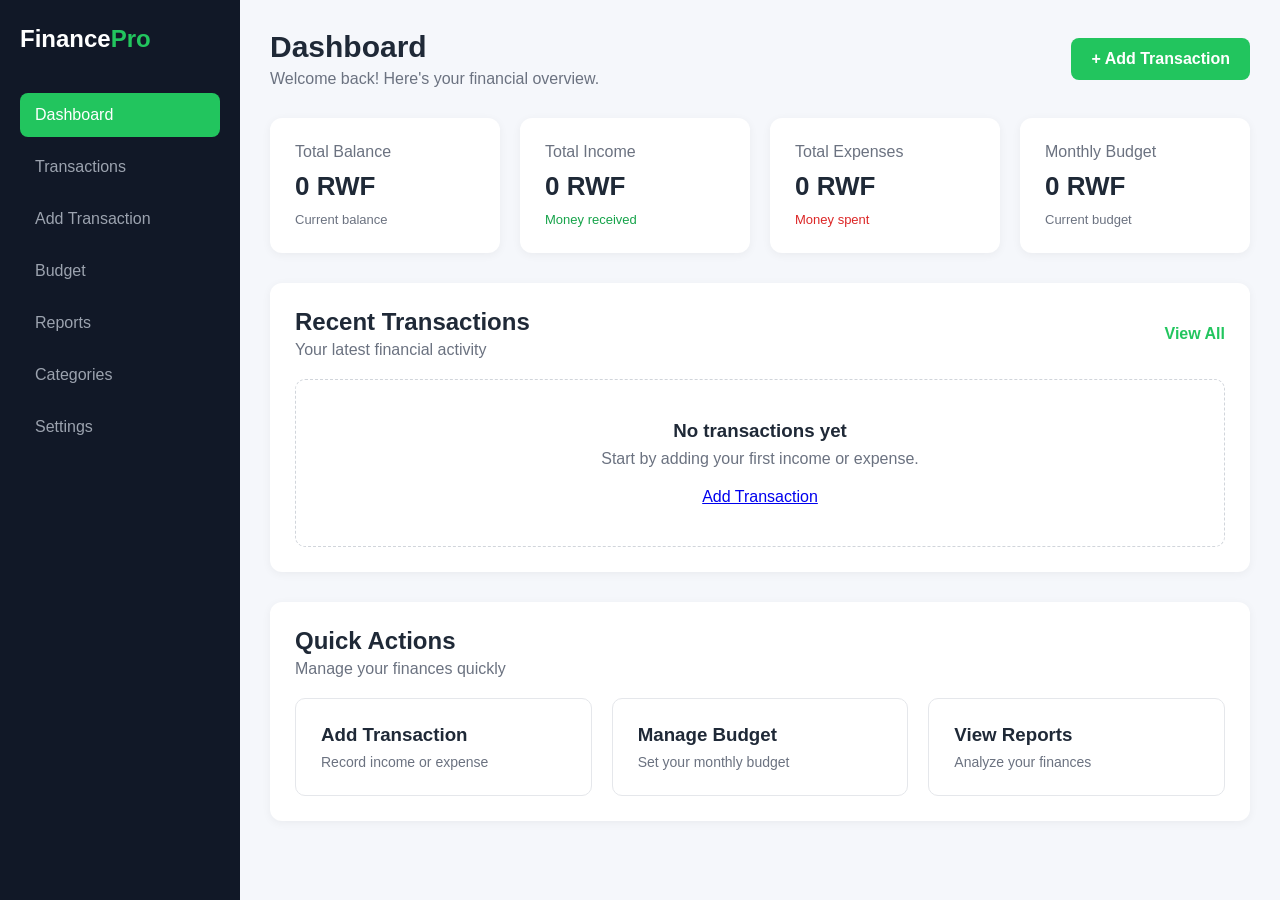
<file: index.html>
<!DOCTYPE html>
<html lang="en">

<head>

    <meta charset="UTF-8">

    <meta
        name="viewport"
        content="width=device-width, initial-scale=1.0"
    >

    <title>FinancePro | Dashboard</title>

    <link
        rel="stylesheet"
        href="css/style.css"
    >

</head>


<body>

    <!-- SIDEBAR -->

    <aside class="sidebar">

        <div class="logo">
            Finance<span>Pro</span>
        </div>


        <nav>

            <a
                href="index.html"
                class="active"
            >
                Dashboard
            </a>

            <a href="pages/transactions.html">
                Transactions
            </a>

            <a href="pages/add-transaction.html">
                Add Transaction
            </a>

            <a href="pages/budget.html">
                Budget
            </a>

            <a href="pages/reports.html">
                Reports
            </a>

            <a href="pages/categories.html">
                Categories
            </a>

            <a href="pages/settings.html">
                Settings
            </a>

        </nav>

    </aside>



    <!-- MAIN CONTENT -->

    <main class="main-content">


        <!-- HEADER -->

        <header class="header">

            <div>

                <h1>
                    Dashboard
                </h1>

                <p>
                    Welcome back! Here's your financial overview.
                </p>

            </div>


            <a
                href="pages/add-transaction.html"
                class="add-button"
            >
                + Add Transaction
            </a>

        </header>



        <!-- SUMMARY CARDS -->

        <section class="summary-cards">


            <!-- BALANCE -->

            <div class="card">

                <p>
                    Total Balance
                </p>

                <h2 id="totalBalance">
                    $0.00
                </h2>

                <span>
                    Current balance
                </span>

            </div>


            <!-- INCOME -->

            <div class="card">

                <p>
                    Total Income
                </p>

                <h2 id="totalIncome">
                    $0.00
                </h2>

                <span class="income">
                    Money received
                </span>

            </div>


            <!-- EXPENSE -->

            <div class="card">

                <p>
                    Total Expenses
                </p>

                <h2 id="totalExpenses">
                    $0.00
                </h2>

                <span class="expense">
                    Money spent
                </span>

            </div>


            <!-- BUDGET -->

            <div class="card">

                <p>
                    Monthly Budget
                </p>

                <h2 id="totalBudget">
                    $0.00
                </h2>

                <span>
                    Current budget
                </span>

            </div>

        </section>



        <!-- RECENT TRANSACTIONS -->

        <section class="content-card">


            <div class="section-header">

                <div>

                    <h2>
                        Recent Transactions
                    </h2>

                    <p>
                        Your latest financial activity
                    </p>

                </div>


                <a href="pages/transactions.html">
                    View All
                </a>

            </div>


            <div id="recentTransactions">

                <div class="empty-state">

                    <h3>
                        No transactions yet
                    </h3>

                    <p>
                        Start by adding your first transaction.
                    </p>

                    <a
                        href="pages/add-transaction.html"
                        class="add-button"
                    >
                        Add Transaction
                    </a>

                </div>

            </div>

        </section>



        <!-- QUICK ACTIONS -->

        <section class="content-card">

            <div class="section-header">

                <div>

                    <h2>
                        Quick Actions
                    </h2>

                    <p>
                        Manage your finances quickly
                    </p>

                </div>

            </div>


            <div class="quick-actions">

                <a
                    href="pages/add-transaction.html"
                    class="quick-card"
                >

                    <h3>
                        Add Transaction
                    </h3>

                    <p>
                        Record income or expense
                    </p>

                </a>


                <a
                    href="pages/budget.html"
                    class="quick-card"
                >

                    <h3>
                        Manage Budget
                    </h3>

                    <p>
                        Set your monthly budget
                    </p>

                </a>


                <a
                    href="pages/reports.html"
                    class="quick-card"
                >

                    <h3>
                        View Reports
                    </h3>

                    <p>
                        Analyze your finances
                    </p>

                </a>

            </div>

        </section>


    </main>



    <!-- JAVASCRIPT -->

    <script src="js/app.js"></script>

    <script src="js/dashboard.js"></script>

</body>

</html>
</file>
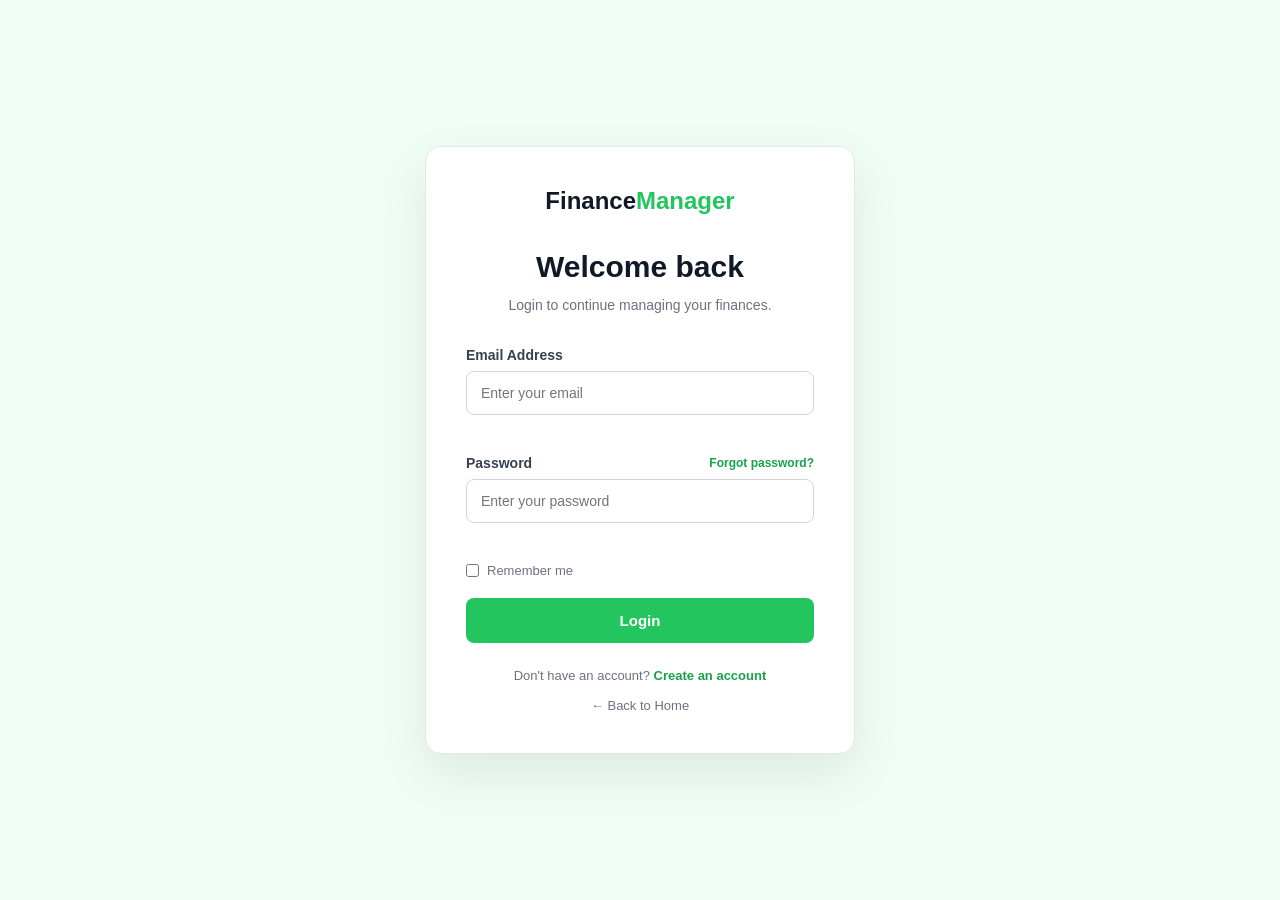
<file: login.html>
<!DOCTYPE html>
<html lang="en">

<head>
    <meta charset="UTF-8">

    <meta
        name="viewport"
        content="width=device-width, initial-scale=1.0"
    >

    <meta
        name="description"
        content="Login to Finance Manager and manage your finances."
    >

    <title>Login | Finance Manager</title>

    <link rel="stylesheet" href="css/style.css">
</head>

<body class="login-page">

    <!-- ========================================
         LOGIN CONTAINER
    ========================================= -->

    <main class="login-container">

        <!-- ========================================
             LOGIN CARD
        ========================================= -->

        <section class="login-card">

            <!-- Logo -->

            <a
                href="landing.html"
                class="login-logo"
            >
                Finance<span>Manager</span>
            </a>


            <!-- Heading -->

            <div class="login-heading">

                <h1>
                    Welcome back
                </h1>

                <p>
                    Login to continue managing your finances.
                </p>

            </div>


            <!-- Login Form -->

            <form
                id="loginForm"
                class="login-form"
            >

                <!-- Email -->

                <div class="form-group">

                    <label for="loginEmail">
                        Email Address
                    </label>

                    <input
                        type="email"
                        id="loginEmail"
                        name="email"
                        placeholder="Enter your email"
                        required
                    >

                </div>


                <!-- Password -->

                <div class="form-group">

                    <div class="password-label">

                        <label for="loginPassword">
                            Password
                        </label>

                        <a href="#">
                            Forgot password?
                        </a>

                    </div>

                    <input
                        type="password"
                        id="loginPassword"
                        name="password"
                        placeholder="Enter your password"
                        required
                    >

                </div>


                <!-- Remember -->

                <div class="remember-row">

                    <label>

                        <input
                            type="checkbox"
                            id="rememberMe"
                        >

                        Remember me

                    </label>

                </div>


                <!-- Error Message -->

                <div
                    id="loginMessage"
                    class="login-message"
                ></div>


                <!-- Submit -->

                <button
                    type="submit"
                    class="login-submit"
                >
                    Login
                </button>

            </form>


            <!-- Register -->

            <p class="login-register">

                Don't have an account?

                <a href="#">
                    Create an account
                </a>

            </p>


            <!-- Back -->

            <a
                href="landing.html"
                class="back-home"
            >
                ← Back to Home
            </a>

        </section>

    </main>


    <script src="js/login.js"></script>

</body>

</html>
</file>
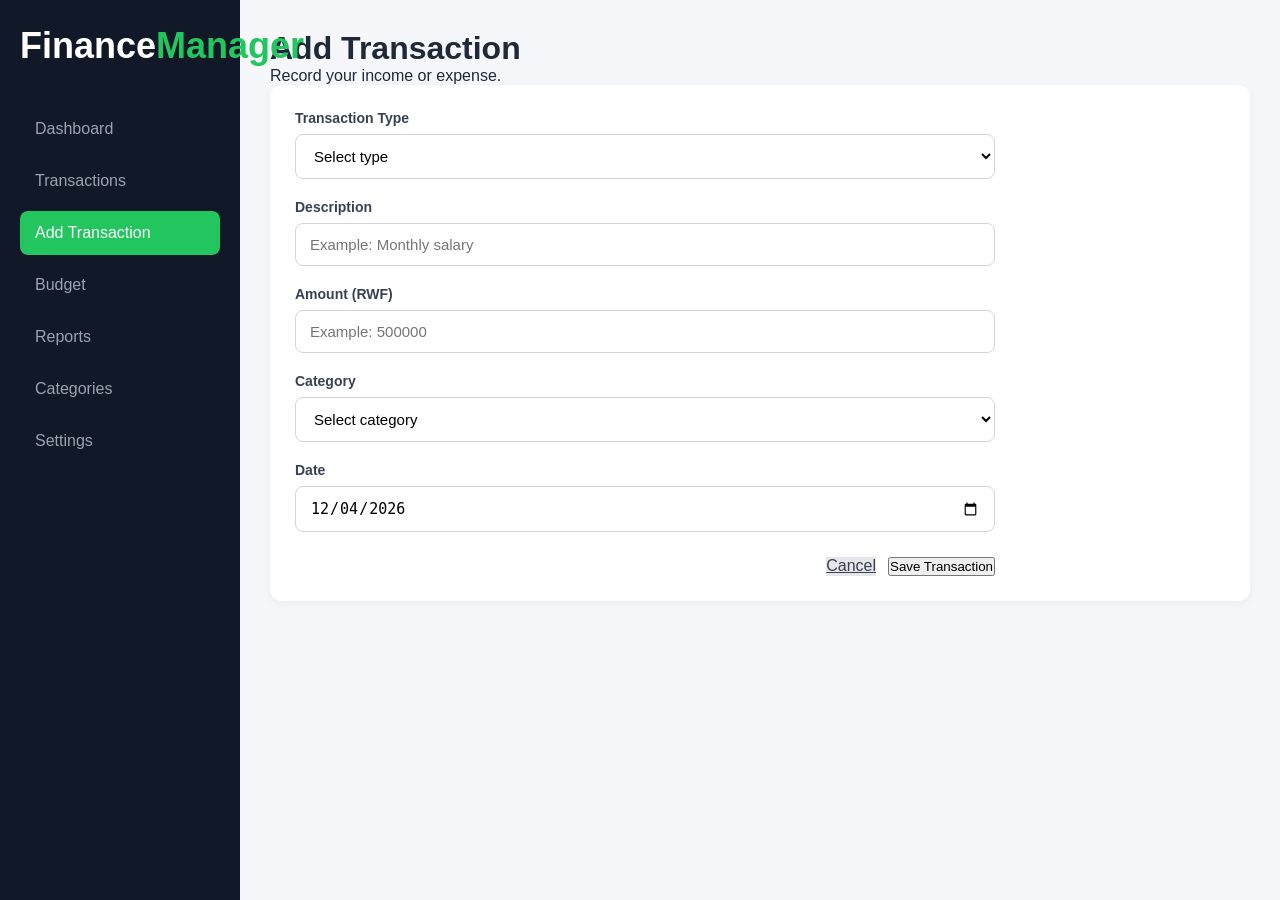
<file: pages/add-transaction.html>
<!DOCTYPE html>
<html lang="en">

<head>
    <meta charset="UTF-8">
    <meta name="viewport" content="width=device-width, initial-scale=1.0">

    <title>Add Transaction - Finance Manager</title>

    <link rel="stylesheet" href="../css/style.css">
</head>

<body>

    <!-- ========================================
         SIDEBAR
    ========================================= -->

    <aside class="sidebar">

        <div class="logo">
            <h2>Finance<span>Manager</span></h2>
        </div>

        <nav class="sidebar-nav">

            <a href="../index.html">
                Dashboard
            </a>

            <a href="transactions.html">
                Transactions
            </a>

            <a href="add-transaction.html" class="active">
                Add Transaction
            </a>

            <a href="budget.html">
                Budget
            </a>

            <a href="reports.html">
                Reports
            </a>

            <a href="categories.html">
                Categories
            </a>

            <a href="settings.html">
                Settings
            </a>

        </nav>

    </aside>


    <!-- ========================================
         MAIN CONTENT
    ========================================= -->

    <main class="main-content">

        <!-- Header -->

        <header class="page-header">

            <div>
                <h1>Add Transaction</h1>

                <p>
                    Record your income or expense.
                </p>
            </div>

        </header>


        <!-- ========================================
             FORM CARD
        ========================================= -->

        <section class="content-card">

            <form id="transactionForm">

                <!-- Transaction Type -->

                <div class="form-group">

                    <label for="type">
                        Transaction Type
                    </label>

                    <select id="type" required>

                        <option value="">
                            Select type
                        </option>

                        <option value="income">
                            Income
                        </option>

                        <option value="expense">
                            Expense
                        </option>

                    </select>

                </div>


                <!-- Description -->

                <div class="form-group">

                    <label for="description">
                        Description
                    </label>

                    <input
                        type="text"
                        id="description"
                        placeholder="Example: Monthly salary"
                        required
                    >

                </div>


                <!-- Amount -->

                <div class="form-group">

                    <label for="amount">
                        Amount (RWF)
                    </label>

                    <input
                        type="number"
                        id="amount"
                        placeholder="Example: 500000"
                        min="1"
                        required
                    >

                </div>


                <!-- Category -->

                <div class="form-group">

                    <label for="category">
                        Category
                    </label>

                    <select id="category" required>

                        <option value="">
                            Select category
                        </option>

                        <option value="Salary">
                            Salary
                        </option>

                        <option value="Food">
                            Food
                        </option>

                        <option value="Transport">
                            Transport
                        </option>

                        <option value="Education">
                            Education
                        </option>

                        <option value="Rent">
                            Rent
                        </option>

                        <option value="Shopping">
                            Shopping
                        </option>

                        <option value="Health">
                            Health
                        </option>

                        <option value="Entertainment">
                            Entertainment
                        </option>

                        <option value="Bills">
                            Bills
                        </option>

                        <option value="Other">
                            Other
                        </option>

                    </select>

                </div>


                <!-- Date -->

                <div class="form-group">

                    <label for="date">
                        Date
                    </label>

                    <input
                        type="date"
                        id="date"
                        required
                    >

                </div>


                <!-- Buttons -->

                <div class="form-actions">

                    <a
                        href="../index.html"
                        class="btn btn-secondary"
                    >
                        Cancel
                    </a>

                    <button
                        type="submit"
                        class="btn btn-primary"
                    >
                        Save Transaction
                    </button>

                </div>

            </form>

        </section>

    </main>


    <!-- Shared JavaScript -->

    <script src="../js/app.js"></script>

    <!-- Page JavaScript -->

    <script src="../js/add-transaction.js"></script>

</body>

</html>
</file>
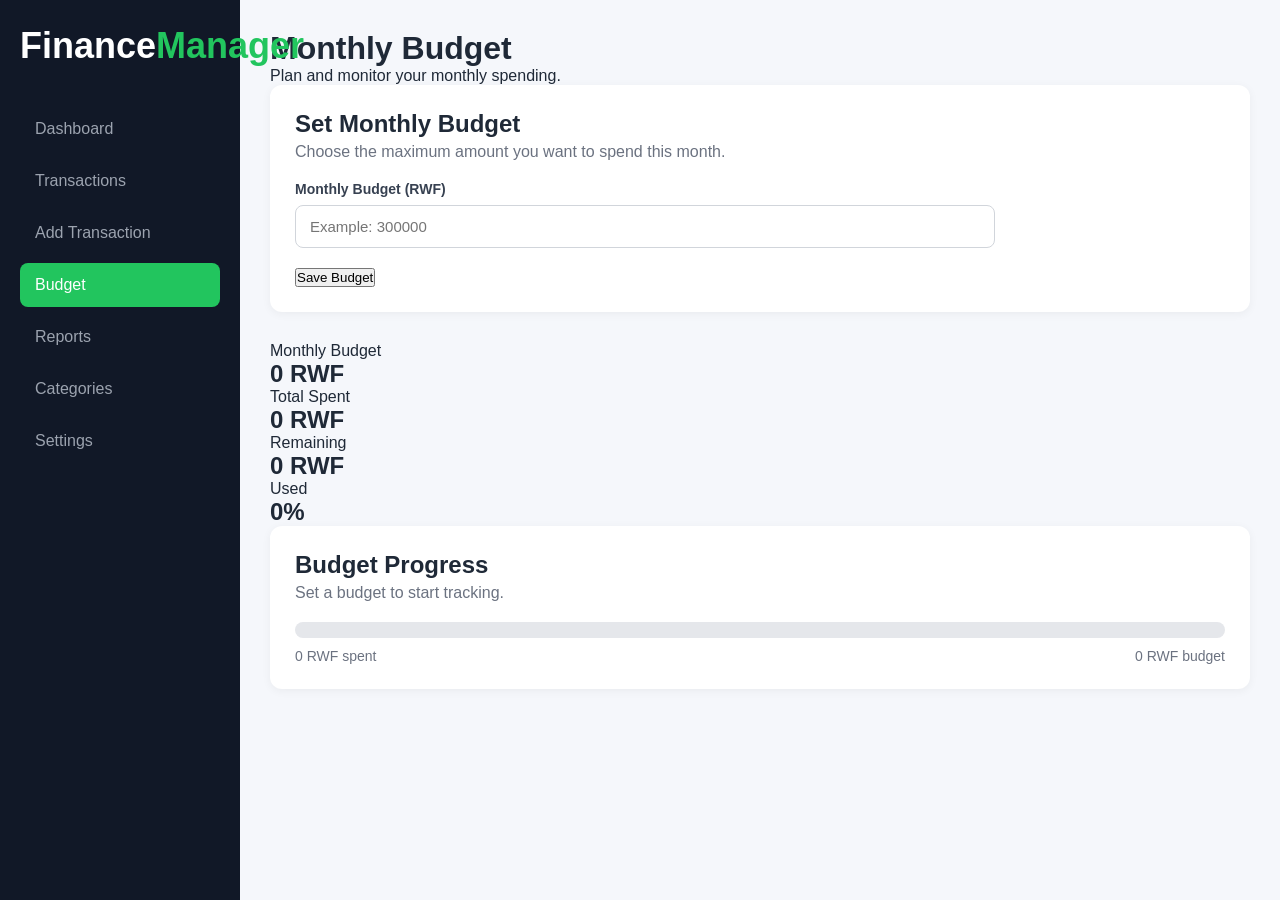
<file: pages/budget.html>
<!DOCTYPE html>
<html lang="en">

<head>
    <meta charset="UTF-8">
    <meta
        name="viewport"
        content="width=device-width, initial-scale=1.0"
    >

    <title>Budget - Finance Manager</title>

    <link rel="stylesheet" href="../css/style.css">
</head>

<body>

    <!-- ========================================
         SIDEBAR
    ========================================= -->

    <aside class="sidebar">

        <div class="logo">
            <h2>Finance<span>Manager</span></h2>
        </div>

        <nav class="sidebar-nav">

            <a href="../index.html">
                Dashboard
            </a>

            <a href="transactions.html">
                Transactions
            </a>

            <a href="add-transaction.html">
                Add Transaction
            </a>

            <a href="budget.html" class="active">
                Budget
            </a>

            <a href="reports.html">
                Reports
            </a>

            <a href="categories.html">
                Categories
            </a>

            <a href="settings.html">
                Settings
            </a>

        </nav>

    </aside>


    <!-- ========================================
         MAIN CONTENT
    ======================================== -->

    <main class="main-content">

        <!-- Header -->

        <header class="page-header">

            <div>

                <h1>Monthly Budget</h1>

                <p>
                    Plan and monitor your monthly spending.
                </p>

            </div>

        </header>


        <!-- ========================================
             BUDGET FORM
        ======================================== -->

        <section class="content-card">

            <div class="section-header">

                <div>

                    <h2>Set Monthly Budget</h2>

                    <p>
                        Choose the maximum amount you want
                        to spend this month.
                    </p>

                </div>

            </div>


            <form id="budgetForm">

                <div class="form-group">

                    <label for="budgetAmount">
                        Monthly Budget (RWF)
                    </label>

                    <input
                        type="number"
                        id="budgetAmount"
                        min="1"
                        placeholder="Example: 300000"
                        required
                    >

                </div>


                <button
                    type="submit"
                    class="btn btn-primary"
                >
                    Save Budget
                </button>

            </form>

        </section>


        <!-- ========================================
             BUDGET SUMMARY
        ========================================= -->

        <section class="summary-grid">

            <div class="summary-card">

                <div class="summary-card-header">
                    <span>Monthly Budget</span>
                </div>

                <h2 id="budgetTotal">
                    0 RWF
                </h2>

            </div>


            <div class="summary-card">

                <div class="summary-card-header">
                    <span>Total Spent</span>
                </div>

                <h2 id="budgetSpent">
                    0 RWF
                </h2>

            </div>


            <div class="summary-card">

                <div class="summary-card-header">
                    <span>Remaining</span>
                </div>

                <h2 id="budgetRemaining">
                    0 RWF
                </h2>

            </div>


            <div class="summary-card">

                <div class="summary-card-header">
                    <span>Used</span>
                </div>

                <h2 id="budgetPercentage">
                    0%
                </h2>

            </div>

        </section>


        <!-- ========================================
             PROGRESS
        ========================================= -->

        <section class="content-card">

            <div class="section-header">

                <div>

                    <h2>Budget Progress</h2>

                    <p id="budgetStatus">
                        Set a budget to start tracking.
                    </p>

                </div>

            </div>


            <div class="budget-progress">

                <div class="progress-track">

                    <div
                        id="budgetProgressBar"
                        class="progress-bar"
                    ></div>

                </div>

                <div class="progress-info">

                    <span id="progressSpent">
                        0 RWF spent
                    </span>

                    <span id="progressBudget">
                        0 RWF budget
                    </span>

                </div>

            </div>

        </section>

    </main>


    <!-- Shared JavaScript -->

    <script src="../js/app.js"></script>

    <!-- Budget JavaScript -->

    <script src="../js/budget.js"></script>

</body>

</html>
</file>
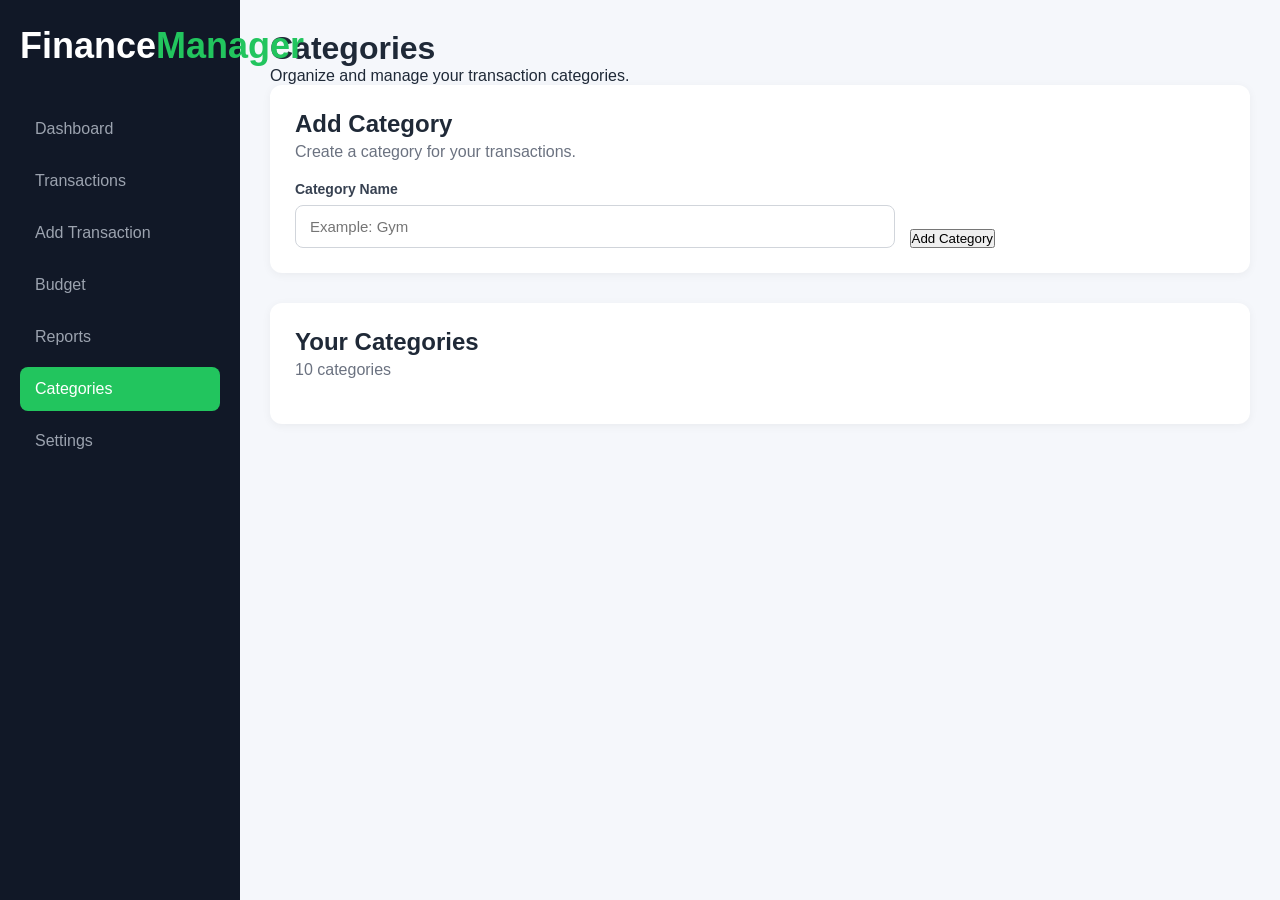
<file: pages/categories.html>
<!DOCTYPE html>
<html lang="en">

<head>
    <meta charset="UTF-8">
    <meta
        name="viewport"
        content="width=device-width, initial-scale=1.0"
    >

    <title>Categories - Finance Manager</title>

    <link rel="stylesheet" href="../css/style.css">
</head>

<body>

    <!-- ========================================
         SIDEBAR
    ========================================= -->

    <aside class="sidebar">

        <div class="logo">
            <h2>Finance<span>Manager</span></h2>
        </div>

        <nav class="sidebar-nav">

            <a href="../index.html">
                Dashboard
            </a>

            <a href="transactions.html">
                Transactions
            </a>

            <a href="add-transaction.html">
                Add Transaction
            </a>

            <a href="budget.html">
                Budget
            </a>

            <a href="reports.html">
                Reports
            </a>

            <a href="categories.html" class="active">
                Categories
            </a>

            <a href="settings.html">
                Settings
            </a>

        </nav>

    </aside>


    <!-- ========================================
         MAIN CONTENT
    ========================================= -->

    <main class="main-content">

        <!-- Header -->

        <header class="page-header">

            <div>

                <h1>Categories</h1>

                <p>
                    Organize and manage your transaction categories.
                </p>

            </div>

        </header>


        <!-- ========================================
             ADD CATEGORY
        ========================================= -->

        <section class="content-card">

            <div class="section-header">

                <div>

                    <h2>Add Category</h2>

                    <p>
                        Create a category for your transactions.
                    </p>

                </div>

            </div>


            <form id="categoryForm">

                <div class="category-form">

                    <div class="form-group">

                        <label for="categoryName">
                            Category Name
                        </label>

                        <input
                            type="text"
                            id="categoryName"
                            placeholder="Example: Gym"
                            required
                        >

                    </div>


                    <button
                        type="submit"
                        class="btn btn-primary category-submit"
                    >
                        Add Category
                    </button>

                </div>

            </form>

        </section>


        <!-- ========================================
             CATEGORY LIST
        ========================================= -->

        <section class="content-card">

            <div class="section-header">

                <div>

                    <h2>Your Categories</h2>

                    <p id="categoryCount">
                        0 categories
                    </p>

                </div>

            </div>


            <div
                id="categoriesList"
                class="categories-grid"
            >

                <!-- JavaScript inserts categories -->

            </div>

        </section>

    </main>


    <!-- Shared JavaScript -->

    <script src="../js/app.js"></script>

    <!-- Categories JavaScript -->

    <script src="../js/categories.js"></script>

</body>

</html>
</file>
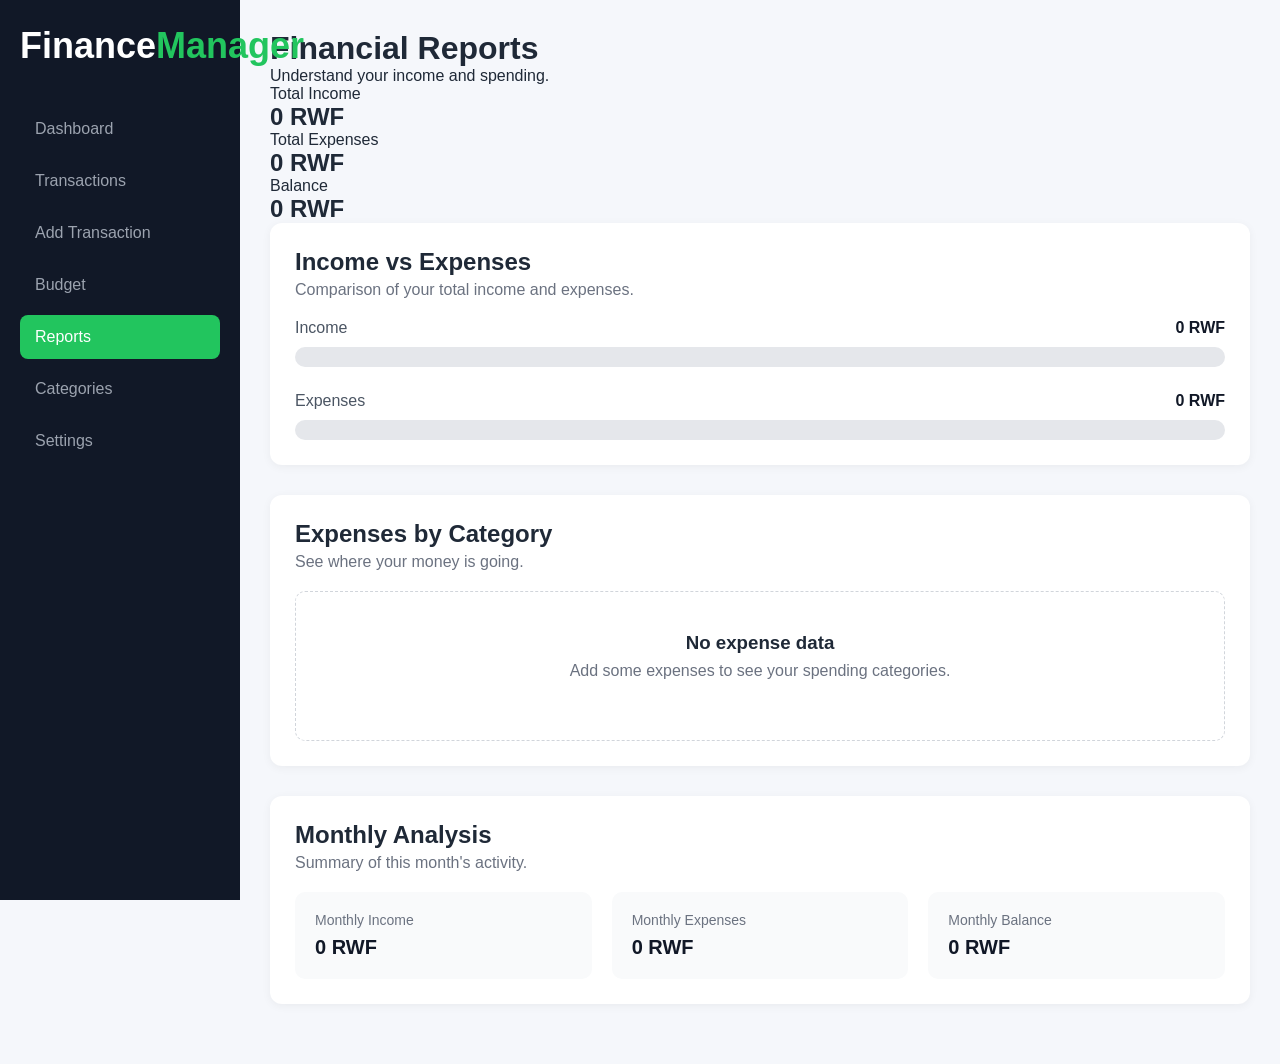
<file: pages/reports.html>
<!DOCTYPE html>
<html lang="en">

<head>
    <meta charset="UTF-8">
    <meta name="viewport" content="width=device-width, initial-scale=1.0">

    <title>Reports - Finance Manager</title>

    <link rel="stylesheet" href="../css/style.css">
</head>

<body>

    <!-- ========================================
         SIDEBAR
    ========================================= -->

    <aside class="sidebar">

        <div class="logo">
            <h2>Finance<span>Manager</span></h2>
        </div>

        <nav class="sidebar-nav">

            <a href="../index.html">
                Dashboard
            </a>

            <a href="transactions.html">
                Transactions
            </a>

            <a href="add-transaction.html">
                Add Transaction
            </a>

            <a href="budget.html">
                Budget
            </a>

            <a href="reports.html" class="active">
                Reports
            </a>

            <a href="categories.html">
                Categories
            </a>

            <a href="settings.html">
                Settings
            </a>

        </nav>

    </aside>


    <!-- ========================================
         MAIN CONTENT
    ======================================== -->

    <main class="main-content">

        <!-- Header -->

        <header class="page-header">

            <div>

                <h1>Financial Reports</h1>

                <p>
                    Understand your income and spending.
                </p>

            </div>

        </header>


        <!-- ========================================
             SUMMARY
        ======================================== -->

        <section class="summary-grid">

            <div class="summary-card">

                <div class="summary-card-header">
                    <span>Total Income</span>
                </div>

                <h2 id="reportIncome">
                    0 RWF
                </h2>

            </div>


            <div class="summary-card">

                <div class="summary-card-header">
                    <span>Total Expenses</span>
                </div>

                <h2 id="reportExpenses">
                    0 RWF
                </h2>

            </div>


            <div class="summary-card">

                <div class="summary-card-header">
                    <span>Balance</span>
                </div>

                <h2 id="reportBalance">
                    0 RWF
                </h2>

            </div>

        </section>


        <!-- ========================================
             INCOME VS EXPENSES
        ========================================= -->

        <section class="content-card">

            <div class="section-header">

                <div>

                    <h2>Income vs Expenses</h2>

                    <p>
                        Comparison of your total income
                        and expenses.
                    </p>

                </div>

            </div>


            <div class="comparison-chart">

                <div class="chart-item">

                    <div class="chart-label">

                        <span>Income</span>

                        <strong id="incomeChartValue">
                            0 RWF
                        </strong>

                    </div>

                    <div class="chart-track">

                        <div
                            id="incomeBar"
                            class="chart-bar income-bar"
                        ></div>

                    </div>

                </div>


                <div class="chart-item">

                    <div class="chart-label">

                        <span>Expenses</span>

                        <strong id="expenseChartValue">
                            0 RWF
                        </strong>

                    </div>

                    <div class="chart-track">

                        <div
                            id="expenseBar"
                            class="chart-bar expense-bar"
                        ></div>

                    </div>

                </div>

            </div>

        </section>


        <!-- ========================================
             EXPENSES BY CATEGORY
        ========================================= -->

        <section class="content-card">

            <div class="section-header">

                <div>

                    <h2>Expenses by Category</h2>

                    <p>
                        See where your money is going.
                    </p>

                </div>

            </div>


            <div id="categoryReport">

                <!-- JavaScript will insert categories here -->

            </div>

        </section>


        <!-- ========================================
             MONTHLY ANALYSIS
        ========================================= -->

        <section class="content-card">

            <div class="section-header">

                <div>

                    <h2>Monthly Analysis</h2>

                    <p>
                        Summary of this month's activity.
                    </p>

                </div>

            </div>


            <div class="monthly-analysis">

                <div>

                    <span>Monthly Income</span>

                    <strong id="monthlyIncome">
                        0 RWF
                    </strong>

                </div>


                <div>

                    <span>Monthly Expenses</span>

                    <strong id="monthlyExpenses">
                        0 RWF
                    </strong>

                </div>


                <div>

                    <span>Monthly Balance</span>

                    <strong id="monthlyBalance">
                        0 RWF
                    </strong>

                </div>

            </div>

        </section>

    </main>


    <!-- Shared JavaScript -->

    <script src="../js/app.js"></script>

    <!-- Reports JavaScript -->

    <script src="../js/reports.js"></script>

</body>

</html>
</file>
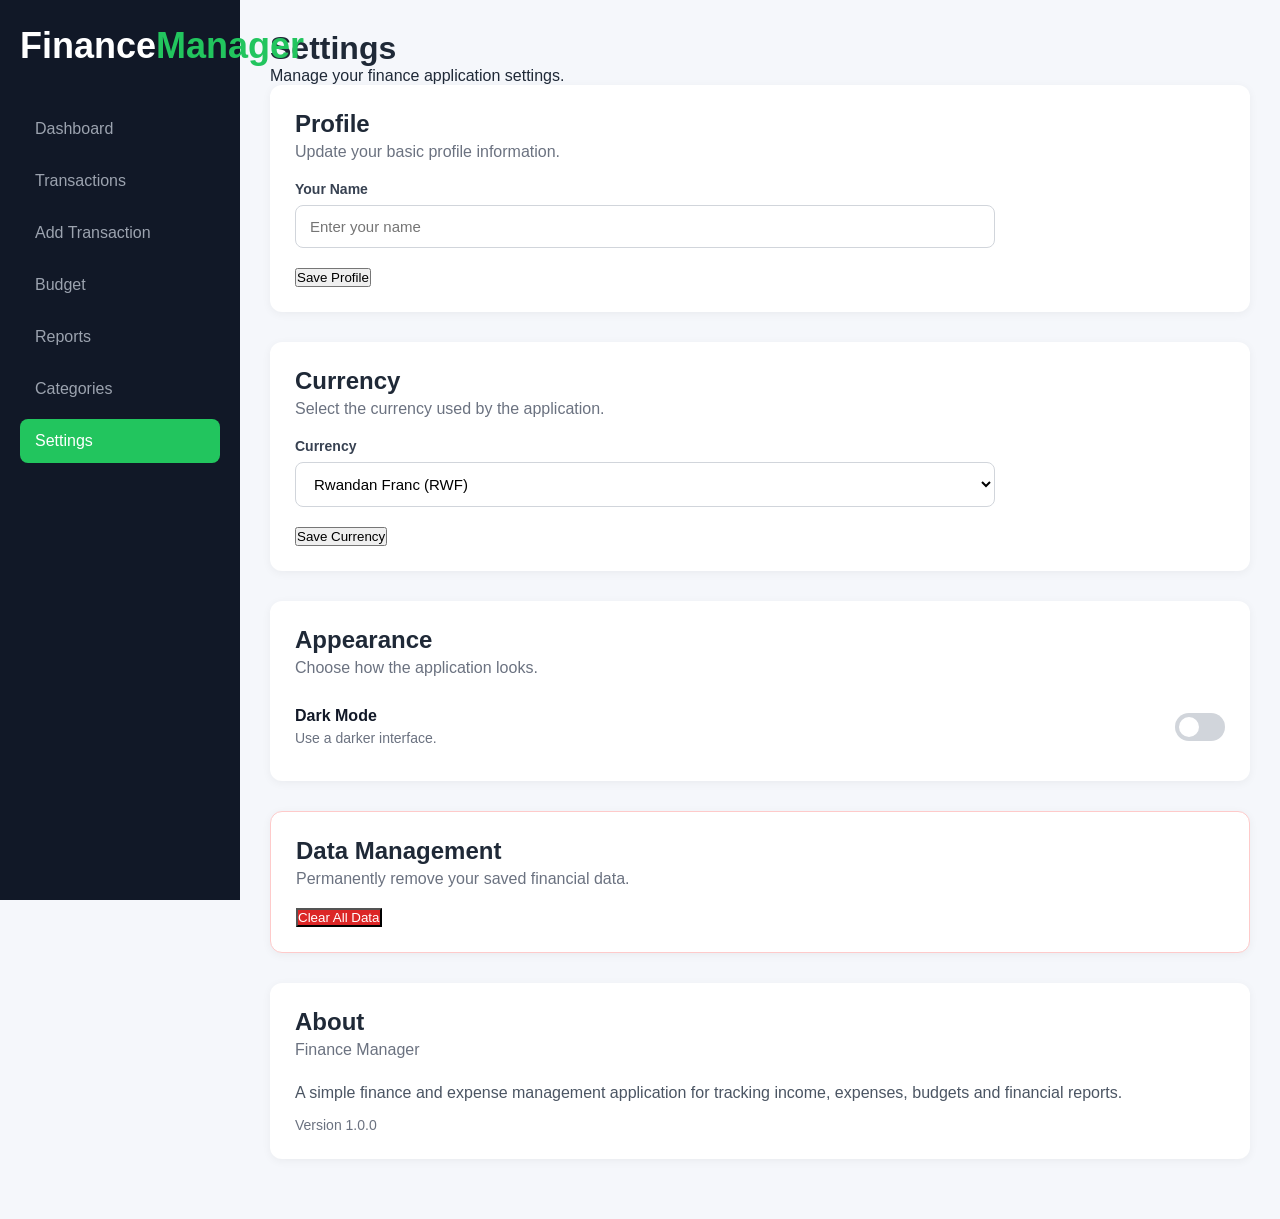
<file: pages/settings.html>
<!DOCTYPE html>
<html lang="en">

<head>
    <meta charset="UTF-8">

    <meta
        name="viewport"
        content="width=device-width, initial-scale=1.0"
    >

    <title>Settings - Finance Manager</title>

    <link rel="stylesheet" href="../css/style.css">
</head>

<body>

    <!-- ========================================
         SIDEBAR
    ========================================= -->

    <aside class="sidebar">

        <div class="logo">
            <h2>Finance<span>Manager</span></h2>
        </div>

        <nav class="sidebar-nav">

            <a href="../index.html">
                Dashboard
            </a>

            <a href="transactions.html">
                Transactions
            </a>

            <a href="add-transaction.html">
                Add Transaction
            </a>

            <a href="budget.html">
                Budget
            </a>

            <a href="reports.html">
                Reports
            </a>

            <a href="categories.html">
                Categories
            </a>

            <a href="settings.html" class="active">
                Settings
            </a>

        </nav>

    </aside>


    <!-- ========================================
         MAIN CONTENT
    ========================================= -->

    <main class="main-content">

        <header class="page-header">

            <div>

                <h1>Settings</h1>

                <p>
                    Manage your finance application settings.
                </p>

            </div>

        </header>


        <!-- ========================================
             PROFILE
        ========================================= -->

        <section class="content-card">

            <div class="section-header">

                <div>

                    <h2>Profile</h2>

                    <p>
                        Update your basic profile information.
                    </p>

                </div>

            </div>


            <form id="profileForm">

                <div class="form-group">

                    <label for="profileName">
                        Your Name
                    </label>

                    <input
                        type="text"
                        id="profileName"
                        placeholder="Enter your name"
                    >

                </div>


                <button
                    type="submit"
                    class="btn btn-primary"
                >
                    Save Profile
                </button>

            </form>

        </section>


        <!-- ========================================
             CURRENCY
        ========================================= -->

        <section class="content-card">

            <div class="section-header">

                <div>

                    <h2>Currency</h2>

                    <p>
                        Select the currency used by the application.
                    </p>

                </div>

            </div>


            <form id="currencyForm">

                <div class="form-group">

                    <label for="currency">
                        Currency
                    </label>

                    <select id="currency">

                        <option value="RWF">
                            Rwandan Franc (RWF)
                        </option>

                        <option value="USD">
                            US Dollar (USD)
                        </option>

                        <option value="EUR">
                            Euro (EUR)
                        </option>

                        <option value="GBP">
                            British Pound (GBP)
                        </option>

                    </select>

                </div>


                <button
                    type="submit"
                    class="btn btn-primary"
                >
                    Save Currency
                </button>

            </form>

        </section>


        <!-- ========================================
             APPEARANCE
        ========================================= -->

        <section class="content-card">

            <div class="section-header">

                <div>

                    <h2>Appearance</h2>

                    <p>
                        Choose how the application looks.
                    </p>

                </div>

            </div>


            <div class="setting-row">

                <div>

                    <strong>
                        Dark Mode
                    </strong>

                    <p>
                        Use a darker interface.
                    </p>

                </div>


                <label class="switch">

                    <input
                        type="checkbox"
                        id="darkModeToggle"
                    >

                    <span class="slider"></span>

                </label>

            </div>

        </section>


        <!-- ========================================
             DATA MANAGEMENT
        ========================================= -->

        <section class="content-card danger-card">

            <div class="section-header">

                <div>

                    <h2>Data Management</h2>

                    <p>
                        Permanently remove your saved financial data.
                    </p>

                </div>

            </div>


            <button
                id="clearDataButton"
                class="btn btn-danger"
            >
                Clear All Data
            </button>

        </section>


        <!-- ========================================
             ABOUT APPLICATION
        ========================================= -->

        <section class="content-card">

            <div class="section-header">

                <div>

                    <h2>About</h2>

                    <p>
                        Finance Manager
                    </p>

                </div>

            </div>


            <div class="about-info">

                <p>
                    A simple finance and expense management
                    application for tracking income, expenses,
                    budgets and financial reports.
                </p>

                <span>
                    Version 1.0.0
                </span>

            </div>

        </section>

    </main>


    <!-- Shared JavaScript -->

    <script src="../js/app.js"></script>

    <!-- Settings JavaScript -->

    <script src="../js/settings.js"></script>

</body>

</html>
</file>
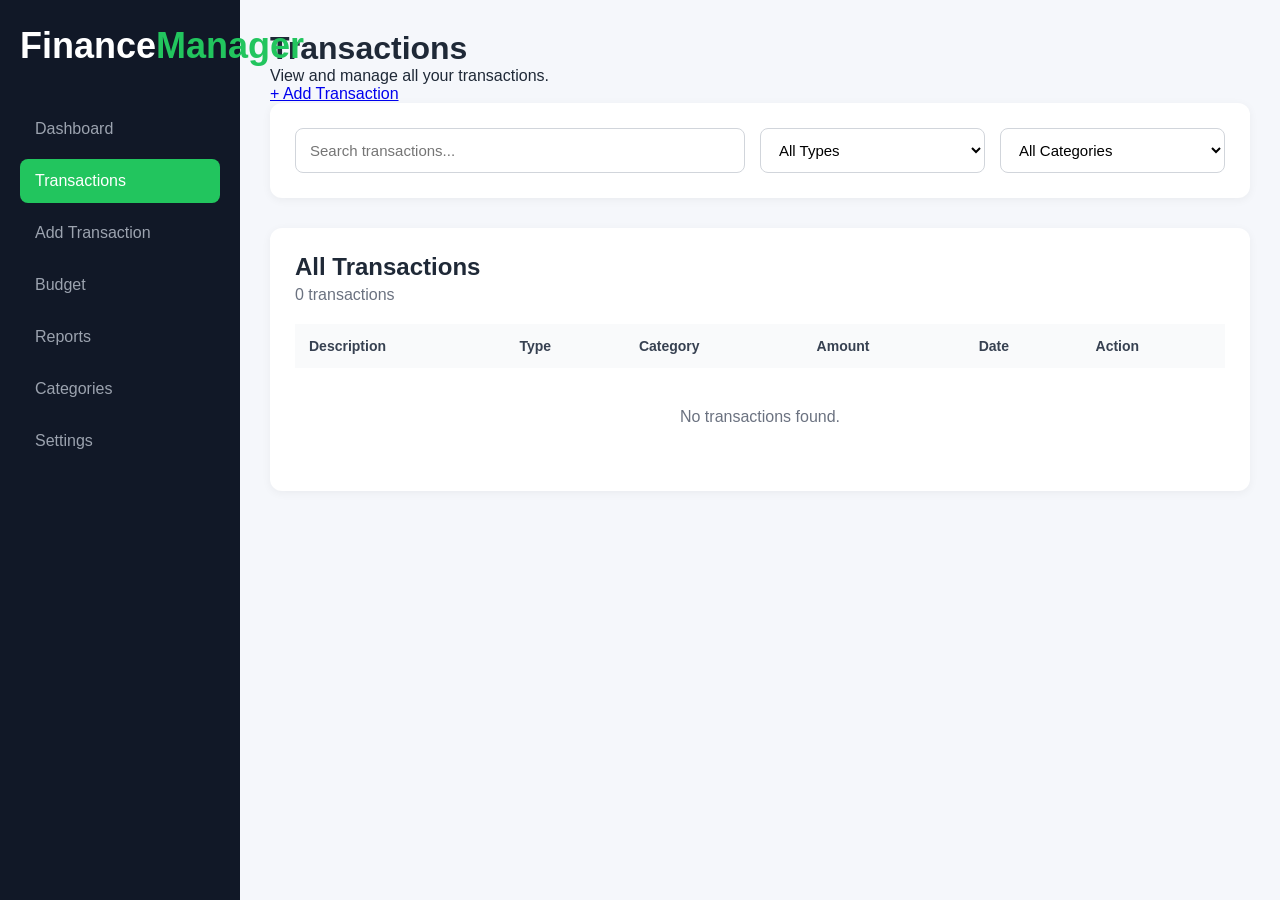
<file: pages/transactions.html>
<!DOCTYPE html>
<html lang="en">

<head>
    <meta charset="UTF-8">
    <meta name="viewport" content="width=device-width, initial-scale=1.0">

    <title>Transactions - Finance Manager</title>

    <link rel="stylesheet" href="../css/style.css">
</head>

<body>

    <!-- ========================================
         SIDEBAR
    ========================================= -->

    <aside class="sidebar">

        <div class="logo">
            <h2>Finance<span>Manager</span></h2>
        </div>

        <nav class="sidebar-nav">

            <a href="../index.html">
                Dashboard
            </a>

            <a href="transactions.html" class="active">
                Transactions
            </a>

            <a href="add-transaction.html">
                Add Transaction
            </a>

            <a href="budget.html">
                Budget
            </a>

            <a href="reports.html">
                Reports
            </a>

            <a href="categories.html">
                Categories
            </a>

            <a href="settings.html">
                Settings
            </a>

        </nav>

    </aside>


    <!-- ========================================
         MAIN CONTENT
    ========================================= -->

    <main class="main-content">

        <!-- Header -->

        <header class="page-header">

            <div>
                <h1>Transactions</h1>

                <p>
                    View and manage all your transactions.
                </p>
            </div>

            <a
                href="add-transaction.html"
                class="btn btn-primary"
            >
                + Add Transaction
            </a>

        </header>


        <!-- ========================================
             SEARCH AND FILTER
        ========================================= -->

        <section class="content-card">

            <div class="transaction-controls">

                <!-- Search -->

                <input
                    type="search"
                    id="searchInput"
                    placeholder="Search transactions..."
                >


                <!-- Type Filter -->

                <select id="typeFilter">

                    <option value="all">
                        All Types
                    </option>

                    <option value="income">
                        Income
                    </option>

                    <option value="expense">
                        Expense
                    </option>

                </select>


                <!-- Category Filter -->

                <select id="categoryFilter">

                    <option value="all">
                        All Categories
                    </option>

                    <option value="Salary">
                        Salary
                    </option>

                    <option value="Food">
                        Food
                    </option>

                    <option value="Transport">
                        Transport
                    </option>

                    <option value="Education">
                        Education
                    </option>

                    <option value="Rent">
                        Rent
                    </option>

                    <option value="Shopping">
                        Shopping
                    </option>

                    <option value="Health">
                        Health
                    </option>

                    <option value="Entertainment">
                        Entertainment
                    </option>

                    <option value="Bills">
                        Bills
                    </option>

                    <option value="Other">
                        Other
                    </option>

                </select>

            </div>

        </section>


        <!-- ========================================
             TRANSACTIONS TABLE
        ========================================= -->

        <section class="content-card">

            <div class="section-header">

                <div>
                    <h2>All Transactions</h2>

                    <p id="transactionCount">
                        0 transactions
                    </p>
                </div>

            </div>


            <!-- Desktop Table -->

            <div class="table-container">

                <table>

                    <thead>

                        <tr>

                            <th>Description</th>

                            <th>Type</th>

                            <th>Category</th>

                            <th>Amount</th>

                            <th>Date</th>

                            <th>Action</th>

                        </tr>

                    </thead>

                    <tbody id="transactionsTableBody">
                    </tbody>

                </table>

            </div>

        </section>

    </main>


    <!-- Shared JavaScript -->

    <script src="../js/app.js"></script>

    <!-- Page JavaScript -->

    <script src="../js/transactions.js"></script>

</body>

</html>
</file>
<file: css/style.css>
/* =================================
   RESET
================================= */

* {
    margin: 0;
    padding: 0;
    box-sizing: border-box;
}


html {
    scroll-behavior: smooth;
}


body {
    font-family: Arial, sans-serif;

    background: #f5f7fb;

    color: #1f2937;
}


/* =================================
   SIDEBAR
================================= */

.sidebar {

    position: fixed;

    top: 0;
    left: 0;

    width: 240px;
    height: 100vh;

    background: #111827;

    padding: 25px 20px;

    color: white;
}


.logo {

    font-size: 24px;

    font-weight: bold;

    margin-bottom: 40px;
}


.logo span {

    color: #22c55e;
}


.sidebar nav {

    display: flex;

    flex-direction: column;

    gap: 8px;
}


.sidebar nav a {

    text-decoration: none;

    color: #9ca3af;

    padding: 13px 15px;

    border-radius: 8px;

    transition: 0.3s;
}


.sidebar nav a:hover,
.sidebar nav a.active {

    background: #22c55e;

    color: white;
}


/* =================================
   MAIN CONTENT
================================= */

.main-content {

    margin-left: 240px;

    padding: 30px;

    max-width: 1600px;
}


/* =================================
   HEADER
================================= */

.header {

    display: flex;

    justify-content: space-between;

    align-items: center;

    gap: 20px;

    margin-bottom: 30px;
}


.header h1 {

    font-size: 30px;

    margin-bottom: 6px;
}


.header p {

    color: #6b7280;
}


/* =================================
   BUTTON
================================= */

.add-button {

    display: inline-block;

    text-decoration: none;

    background: #22c55e;

    color: white;

    padding: 12px 20px;

    border-radius: 8px;

    font-weight: bold;

    transition: 0.3s;

    border: none;

    cursor: pointer;
}


.add-button:hover {

    background: #16a34a;

    transform: translateY(-2px);
}


/* =================================
   SUMMARY CARDS
================================= */

.summary-cards {

    display: grid;

    grid-template-columns:
        repeat(4, 1fr);

    gap: 20px;

    margin-bottom: 30px;
}


.card {

    background: white;

    padding: 25px;

    border-radius: 12px;

    box-shadow:
        0 2px 10px
        rgba(0, 0, 0, 0.05);
}


.card p {

    color: #6b7280;

    margin-bottom: 10px;
}


.card h2 {

    font-size: 26px;

    margin-bottom: 8px;
}


.card span {

    font-size: 13px;

    color: #6b7280;
}


.income {

    color: #16a34a !important;
}


.expense {

    color: #dc2626 !important;
}


/* =================================
   CONTENT CARD
================================= */

.content-card {

    background: white;

    padding: 25px;

    border-radius: 12px;

    margin-bottom: 30px;

    box-shadow:
        0 2px 10px
        rgba(0, 0, 0, 0.05);
}


/* =================================
   SECTION HEADER
================================= */

.section-header {

    display: flex;

    justify-content: space-between;

    align-items: center;

    gap: 20px;

    margin-bottom: 20px;
}


.section-header h2 {

    margin-bottom: 5px;
}


.section-header p {

    color: #6b7280;
}


.section-header a {

    color: #22c55e;

    text-decoration: none;

    font-weight: bold;
}


/* =================================
   EMPTY STATE
================================= */

.empty-state {

    text-align: center;

    padding: 40px 20px;

    border: 1px dashed #d1d5db;

    border-radius: 10px;
}


.empty-state h3 {

    margin-bottom: 8px;
}


.empty-state p {

    color: #6b7280;

    margin-bottom: 20px;
}


/* =================================
   QUICK ACTIONS
================================= */

.quick-actions {

    display: grid;

    grid-template-columns:
        repeat(3, 1fr);

    gap: 20px;
}


.quick-card {

    text-decoration: none;

    color: #1f2937;

    padding: 25px;

    border: 1px solid #e5e7eb;

    border-radius: 10px;

    transition: 0.3s;
}


.quick-card:hover {

    border-color: #22c55e;

    transform: translateY(-3px);
}


.quick-card h3 {

    margin-bottom: 8px;
}


.quick-card p {

    color: #6b7280;

    font-size: 14px;
}


/* =================================
   TABLET
================================= */

@media (max-width: 1000px) {

    .sidebar {

        width: 200px;
    }


    .main-content {

        margin-left: 200px;
    }


    .summary-cards {

        grid-template-columns:
            repeat(2, 1fr);
    }

}


/* =================================
   MOBILE
================================= */

@media (max-width: 700px) {

    .sidebar {

        position: static;

        width: 100%;

        height: auto;

        padding: 15px;
    }


    .logo {

        margin-bottom: 15px;
    }


    .sidebar nav {

        flex-direction: row;

        overflow-x: auto;
    }


    .sidebar nav a {

        white-space: nowrap;
    }


    .main-content {

        margin-left: 0;

        padding: 15px;
    }


    .header {

        flex-direction: column;

        align-items: flex-start;
    }


    .header .add-button {

        width: 100%;

        text-align: center;
    }


    .summary-cards {

        grid-template-columns: 1fr;
    }


    .quick-actions {

        grid-template-columns: 1fr;
    }


    .section-header {

        flex-direction: column;

        align-items: flex-start;
    }

}
/* ========================================
   TRANSACTION ROW
======================================== */

.transaction-row {
    display: flex;
    justify-content: space-between;
    align-items: center;
    padding: 16px 0;
    border-bottom: 1px solid #e5e7eb;
}

.transaction-row:last-child {
    border-bottom: none;
}

.transaction-row div {
    display: flex;
    flex-direction: column;
    gap: 5px;
}

.transaction-row span {
    color: #6b7280;
    font-size: 14px;
}

.transaction-row .income {
    color: #16a34a;
}

.transaction-row .expense {
    color: #dc2626;
}

/* Mobile */
@media (max-width: 700px) {

    .transaction-row {
        gap: 15px;
    }

    .transaction-row strong {
        font-size: 14px;
    }

    .transaction-row span {
        font-size: 12px;
    }
}

/* ========================================
   FORM
======================================== */

form {
    max-width: 700px;
}

.form-group {
    display: flex;
    flex-direction: column;
    gap: 8px;
    margin-bottom: 20px;
}

.form-group label {
    font-weight: 600;
    color: #374151;
}

.form-group input,
.form-group select {
    width: 100%;
    padding: 12px 14px;
    border: 1px solid #d1d5db;
    border-radius: 8px;
    font-size: 15px;
    outline: none;
    background: #ffffff;
}

.form-group input:focus,
.form-group select:focus {
    border-color: #22c55e;
    box-shadow: 0 0 0 3px rgba(34, 197, 94, 0.12);
}

.form-actions {
    display: flex;
    justify-content: flex-end;
    gap: 12px;
    margin-top: 25px;
}

.btn-secondary {
    background: #e5e7eb;
    color: #374151;
}

.btn-secondary:hover {
    background: #d1d5db;
}

@media (max-width: 700px) {

    .form-actions {
        flex-direction: column;
    }

    .form-actions .btn {
        width: 100%;
        text-align: center;
    }
}

/* ========================================
   TRANSACTION CONTROLS
======================================== */

.transaction-controls {
    display: grid;
    grid-template-columns: 2fr 1fr 1fr;
    gap: 15px;
}

.transaction-controls input,
.transaction-controls select {
    width: 100%;
    padding: 12px 14px;
    border: 1px solid #d1d5db;
    border-radius: 8px;
    font-size: 15px;
    outline: none;
    background: #ffffff;
}

.transaction-controls input:focus,
.transaction-controls select:focus {
    border-color: #22c55e;
}


/* ========================================
   TABLE
======================================== */

.table-container {
    width: 100%;
    overflow-x: auto;
}

table {
    width: 100%;
    border-collapse: collapse;
    min-width: 800px;
}

th {
    text-align: left;
    padding: 14px;
    background: #f9fafb;
    color: #374151;
    font-size: 14px;
}

td {
    padding: 16px 14px;
    border-bottom: 1px solid #e5e7eb;
    color: #4b5563;
}

tr:last-child td {
    border-bottom: none;
}


/* ========================================
   TYPE BADGES
======================================== */

.type-badge {
    display: inline-block;
    padding: 5px 10px;
    border-radius: 20px;
    font-size: 12px;
    font-weight: 600;
}

.income-badge {
    background: #dcfce7;
    color: #166534;
}

.expense-badge {
    background: #fee2e2;
    color: #991b1b;
}


/* ========================================
   ACTION BUTTONS
======================================== */

.action-buttons {
    display: flex;
    gap: 8px;
}

.action-buttons button {
    border: none;
    padding: 7px 10px;
    border-radius: 6px;
    cursor: pointer;
    font-size: 12px;
}

.edit-btn {
    background: #e5e7eb;
    color: #374151;
}

.edit-btn:hover {
    background: #d1d5db;
}

.delete-btn {
    background: #fee2e2;
    color: #991b1b;
}

.delete-btn:hover {
    background: #fecaca;
}


/* ========================================
   EMPTY TABLE
======================================== */

.table-empty {
    text-align: center;
    padding: 40px;
    color: #6b7280;
}


/* ========================================
   MOBILE
======================================== */

@media (max-width: 700px) {

    .transaction-controls {
        grid-template-columns: 1fr;
    }

    .action-buttons {
        flex-direction: column;
    }

}

/* ========================================
   BUDGET PROGRESS
======================================== */

.budget-progress {
    width: 100%;
}

.progress-track {
    width: 100%;
    height: 16px;
    background: #e5e7eb;
    border-radius: 20px;
    overflow: hidden;
}

.progress-bar {
    height: 100%;
    width: 0%;
    background: #22c55e;
    border-radius: 20px;
    transition: width 0.4s ease;
}

.progress-info {
    display: flex;
    justify-content: space-between;
    margin-top: 10px;
    color: #6b7280;
    font-size: 14px;
}

/* ========================================
   REPORTS
======================================== */

.comparison-chart {
    display: flex;
    flex-direction: column;
    gap: 25px;
}

.chart-item {
    display: flex;
    flex-direction: column;
    gap: 10px;
}

.chart-label {
    display: flex;
    justify-content: space-between;
    align-items: center;
}

.chart-label span {
    color: #4b5563;
}

.chart-label strong {
    color: #111827;
}

.chart-track {
    width: 100%;
    height: 20px;
    background: #e5e7eb;
    border-radius: 20px;
    overflow: hidden;
}

.chart-bar {
    height: 100%;
    width: 0%;
    border-radius: 20px;
    transition: width 0.5s ease;
}

.income-bar {
    background: #22c55e;
}

.expense-bar {
    background: #ef4444;
}


/* ========================================
   CATEGORY REPORT
======================================== */

.category-report-item {
    margin-bottom: 22px;
}

.category-report-item:last-child {
    margin-bottom: 0;
}

.category-report-header {
    display: flex;
    justify-content: space-between;
    margin-bottom: 8px;
}

.category-report-header span {
    font-weight: 600;
    color: #374151;
}

.category-report-header strong {
    color: #111827;
}

.category-track {
    width: 100%;
    height: 10px;
    background: #e5e7eb;
    border-radius: 20px;
    overflow: hidden;
}

.category-bar {
    height: 100%;
    background: #22c55e;
    border-radius: 20px;
    transition: width 0.5s ease;
}

.category-report-item small {
    display: block;
    margin-top: 6px;
    color: #6b7280;
}


/* ========================================
   MONTHLY ANALYSIS
======================================== */

.monthly-analysis {
    display: grid;
    grid-template-columns: repeat(3, 1fr);
    gap: 20px;
}

.monthly-analysis > div {
    padding: 20px;
    background: #f9fafb;
    border-radius: 10px;
}

.monthly-analysis span {
    display: block;
    color: #6b7280;
    font-size: 14px;
    margin-bottom: 8px;
}

.monthly-analysis strong {
    font-size: 20px;
    color: #111827;
}


/* ========================================
   REPORT MOBILE
======================================== */

@media (max-width: 700px) {

    .monthly-analysis {
        grid-template-columns: 1fr;
    }

}

/* ========================================
   CATEGORY FORM
======================================== */

.category-form {
    display: flex;
    align-items: flex-end;
    gap: 15px;
    max-width: 700px;
}

.category-form .form-group {
    flex: 1;
    margin-bottom: 0;
}

.category-submit {
    white-space: nowrap;
}


/* ========================================
   CATEGORIES GRID
======================================== */

.categories-grid {
    display: grid;
    grid-template-columns: repeat(3, 1fr);
    gap: 20px;
}


/* ========================================
   CATEGORY CARD
======================================== */

.category-card {
    padding: 20px;
    border: 1px solid #e5e7eb;
    border-radius: 12px;
    background: #ffffff;
    transition: transform 0.2s ease,
                box-shadow 0.2s ease;
}

.category-card:hover {
    transform: translateY(-2px);
    box-shadow: 0 8px 20px rgba(0, 0, 0, 0.06);
}

.category-card-top {
    display: flex;
    justify-content: space-between;
    align-items: center;
    margin-bottom: 15px;
}

.category-icon {
    width: 45px;
    height: 45px;
    display: flex;
    justify-content: center;
    align-items: center;
    background: #f0fdf4;
    border-radius: 10px;
    font-size: 22px;
}

.category-card h3 {
    margin-bottom: 5px;
    color: #111827;
}

.category-card p {
    margin-bottom: 12px;
    color: #6b7280;
    font-size: 14px;
}

.category-card strong {
    color: #22c55e;
    font-size: 18px;
}

.category-delete {
    border: none;
    background: #fee2e2;
    color: #991b1b;
    padding: 6px 10px;
    border-radius: 6px;
    cursor: pointer;
    font-size: 12px;
}

.category-delete:hover {
    background: #fecaca;
}


/* ========================================
   CATEGORY MOBILE
======================================== */

@media (max-width: 1000px) {

    .categories-grid {
        grid-template-columns: repeat(2, 1fr);
    }

}

@media (max-width: 700px) {

    .category-form {
        flex-direction: column;
        align-items: stretch;
    }

    .category-form .form-group {
        width: 100%;
    }

    .category-submit {
        width: 100%;
    }

    .categories-grid {
        grid-template-columns: 1fr;
    }

}

/* ========================================
   SETTINGS
======================================== */

.setting-row {
    display: flex;
    justify-content: space-between;
    align-items: center;
    padding: 10px 0;
}

.setting-row strong {
    display: block;
    margin-bottom: 5px;
    color: #111827;
}

.setting-row p {
    color: #6b7280;
    font-size: 14px;
}


/* ========================================
   TOGGLE SWITCH
======================================== */

.switch {
    position: relative;
    width: 50px;
    height: 28px;
    display: inline-block;
}

.switch input {
    opacity: 0;
    width: 0;
    height: 0;
}

.slider {
    position: absolute;
    inset: 0;
    background: #d1d5db;
    border-radius: 30px;
    cursor: pointer;
    transition: 0.3s;
}

.slider::before {
    content: "";
    position: absolute;
    width: 20px;
    height: 20px;
    left: 4px;
    top: 4px;
    background: white;
    border-radius: 50%;
    transition: 0.3s;
}

.switch input:checked + .slider {
    background: #22c55e;
}

.switch input:checked + .slider::before {
    transform: translateX(22px);
}


/* ========================================
   DANGER
======================================== */

.danger-card {
    border: 1px solid #fecaca;
}

.btn-danger {
    background: #dc2626;
    color: white;
}

.btn-danger:hover {
    background: #b91c1c;
}


/* ========================================
   ABOUT
======================================== */

.about-info p {
    color: #4b5563;
    line-height: 1.7;
    margin-bottom: 10px;
}

.about-info span {
    color: #6b7280;
    font-size: 14px;
}


/* ========================================
   DARK MODE
======================================== */

body.dark-mode {
    background: #111827;
    color: #f9fafb;
}

body.dark-mode .main-content {
    background: #111827;
}

body.dark-mode .content-card,
body.dark-mode .summary-card,
body.dark-mode .category-card {
    background: #1f2937;
    border-color: #374151;
}

body.dark-mode h1,
body.dark-mode h2,
body.dark-mode h3,
body.dark-mode strong {
    color: #f9fafb;
}

body.dark-mode p,
body.dark-mode span,
body.dark-mode label {
    color: #d1d5db;
}

body.dark-mode .form-group input,
body.dark-mode .form-group select,
body.dark-mode .transaction-controls input,
body.dark-mode .transaction-controls select {
    background: #374151;
    color: #f9fafb;
    border-color: #4b5563;
}

body.dark-mode th {
    background: #374151;
    color: #f9fafb;
}

body.dark-mode td {
    border-color: #374151;
    color: #d1d5db;
}

body.dark-mode .monthly-analysis > div {
    background: #374151;
}

body.dark-mode .setting-row strong {
    color: #f9fafb;
}

body.dark-mode .about-info p {
    color: #d1d5db;
}

/* ========================================
   LANDING PAGE
======================================== */

html {
    scroll-behavior: smooth;
}


/* ========================================
   LANDING CONTAINER
======================================== */

.landing-container {
    width: min(1180px, 92%);
    margin: 0 auto;
}


/* ========================================
   NAVBAR
======================================== */

.landing-navbar {
    position: sticky;
    top: 0;
    z-index: 1000;
    background: #ffffff;
    border-bottom: 1px solid #e5e7eb;
}

.landing-navbar .landing-container {
    min-height: 72px;
    display: flex;
    align-items: center;
    justify-content: space-between;
    gap: 30px;
}


/* Logo */

.landing-logo {
    text-decoration: none;
    font-size: 22px;
    font-weight: 800;
    color: #111827;
    white-space: nowrap;
}

.landing-logo span {
    color: #22c55e;
}


/* Navigation */

.landing-nav {
    display: flex;
    align-items: center;
    gap: 30px;
}

.landing-nav a {
    text-decoration: none;
    color: #4b5563;
    font-size: 14px;
    font-weight: 500;
    transition: color 0.2s ease;
}

.landing-nav a:hover {
    color: #22c55e;
}


/* Navbar buttons */

.landing-actions {
    display: flex;
    align-items: center;
    gap: 12px;
}

.landing-login {
    text-decoration: none;
    color: #374151;
    font-size: 14px;
    font-weight: 600;
    padding: 10px 15px;
}

.landing-login:hover {
    color: #22c55e;
}


/* Main button */

.landing-button {
    display: inline-flex;
    align-items: center;
    justify-content: center;
    text-decoration: none;
    border: none;
    background: #22c55e;
    color: #ffffff;
    padding: 12px 20px;
    border-radius: 8px;
    font-size: 14px;
    font-weight: 700;
    cursor: pointer;
    transition:
        transform 0.2s ease,
        background 0.2s ease,
        box-shadow 0.2s ease;
}

.landing-button:hover {
    background: #16a34a;
    transform: translateY(-2px);
    box-shadow: 0 8px 20px rgba(34, 197, 94, 0.2);
}


/* ========================================
   HERO
======================================== */

.landing-hero {
    padding: 90px 0;
    background:
        linear-gradient(
            180deg,
            #f0fdf4 0%,
            #ffffff 100%
        );
}

.hero-grid {
    display: grid;
    grid-template-columns: 1fr 0.9fr;
    align-items: center;
    gap: 70px;
}

.hero-content {
    max-width: 600px;
}

.hero-badge {
    display: inline-block;
    padding: 7px 12px;
    border-radius: 30px;
    background: #dcfce7;
    color: #15803d;
    font-size: 12px;
    font-weight: 700;
    margin-bottom: 20px;
}

.hero-content h1 {
    margin: 0 0 22px;
    font-size: clamp(42px, 5vw, 68px);
    line-height: 1.05;
    letter-spacing: -2px;
    color: #111827;
}

.hero-content h1 span {
    color: #22c55e;
}

.hero-content > p {
    max-width: 550px;
    margin: 0 0 30px;
    color: #6b7280;
    font-size: 17px;
    line-height: 1.8;
}

.hero-buttons {
    display: flex;
    align-items: center;
    gap: 14px;
}

.hero-button {
    padding: 14px 24px;
}

.hero-secondary-button {
    display: inline-flex;
    align-items: center;
    justify-content: center;
    text-decoration: none;
    color: #374151;
    border: 1px solid #d1d5db;
    padding: 13px 20px;
    border-radius: 8px;
    font-size: 14px;
    font-weight: 600;
    transition: all 0.2s ease;
}

.hero-secondary-button:hover {
    border-color: #22c55e;
    color: #16a34a;
}


/* ========================================
   DASHBOARD PREVIEW
======================================== */

.hero-dashboard {
    background: #ffffff;
    border: 1px solid #e5e7eb;
    border-radius: 18px;
    padding: 25px;
    box-shadow:
        0 25px 60px rgba(0, 0, 0, 0.08);
}

.preview-header {
    display: flex;
    align-items: center;
    justify-content: space-between;
    margin-bottom: 25px;
}

.preview-header small {
    display: block;
    color: #9ca3af;
    margin-bottom: 5px;
}

.preview-header h3 {
    margin: 0;
    color: #111827;
}

.preview-dot {
    width: 10px;
    height: 10px;
    background: #22c55e;
    border-radius: 50%;
}

.preview-balance {
    padding: 22px;
    border-radius: 12px;
    background: #111827;
    color: #ffffff;
    margin-bottom: 15px;
}

.preview-balance span {
    display: block;
    color: #9ca3af;
    font-size: 13px;
    margin-bottom: 8px;
}

.preview-balance strong {
    font-size: 28px;
}

.preview-cards {
    display: grid;
    grid-template-columns: 1fr 1fr;
    gap: 15px;
    margin-bottom: 20px;
}

.preview-card {
    padding: 18px;
    background: #f9fafb;
    border-radius: 10px;
}

.preview-card span {
    display: block;
    color: #6b7280;
    font-size: 12px;
    margin-bottom: 7px;
}

.preview-card strong {
    color: #111827;
    font-size: 15px;
}

.preview-chart {
    padding-top: 10px;
}

.chart-title {
    color: #374151;
    font-size: 13px;
    font-weight: 600;
    margin-bottom: 15px;
}

.fake-chart {
    height: 150px;
    display: flex;
    align-items: end;
    justify-content: space-between;
    gap: 10px;
    padding: 0 10px;
    border-bottom: 1px solid #e5e7eb;
}

.fake-chart span {
    display: block;
    flex: 1;
    max-width: 35px;
    background: #22c55e;
    border-radius: 6px 6px 0 0;
}


/* ========================================
   GENERAL SECTIONS
======================================== */

.landing-section {
    padding: 100px 0;
    background: #ffffff;
}

.landing-light-section {
    background: #f9fafb;
}

.section-heading {
    max-width: 680px;
    margin: 0 auto 55px;
    text-align: center;
}

.section-heading > span {
    display: block;
    color: #22c55e;
    font-size: 12px;
    font-weight: 800;
    letter-spacing: 1.5px;
    margin-bottom: 12px;
}

.section-heading h2 {
    margin: 0 0 15px;
    color: #111827;
    font-size: clamp(30px, 4vw, 44px);
    line-height: 1.15;
}

.section-heading p {
    margin: 0;
    color: #6b7280;
    line-height: 1.7;
}


/* ========================================
   FEATURES
======================================== */

.feature-grid {
    display: grid;
    grid-template-columns: repeat(4, 1fr);
    gap: 20px;
}

.feature-card {
    padding: 28px;
    border: 1px solid #e5e7eb;
    border-radius: 14px;
    background: #ffffff;
    transition:
        transform 0.2s ease,
        box-shadow 0.2s ease;
}

.feature-card:hover {
    transform: translateY(-5px);
    box-shadow: 0 15px 35px rgba(0, 0, 0, 0.07);
}

.feature-icon {
    width: 50px;
    height: 50px;
    display: flex;
    align-items: center;
    justify-content: center;
    background: #dcfce7;
    border-radius: 12px;
    font-size: 23px;
    margin-bottom: 20px;
}

.feature-card h3 {
    margin: 0 0 10px;
    color: #111827;
}

.feature-card p {
    margin: 0;
    color: #6b7280;
    line-height: 1.7;
    font-size: 14px;
}


/* ========================================
   HOW IT WORKS
======================================== */

.steps-grid {
    display: grid;
    grid-template-columns: repeat(3, 1fr);
    gap: 25px;
}

.step-card {
    padding: 35px;
    background: #ffffff;
    border: 1px solid #e5e7eb;
    border-radius: 14px;
}

.step-number {
    color: #22c55e;
    font-size: 13px;
    font-weight: 800;
    margin-bottom: 20px;
}

.step-card h3 {
    margin: 0 0 10px;
    color: #111827;
    font-size: 22px;
}

.step-card p {
    margin: 0;
    color: #6b7280;
    line-height: 1.7;
}


/* ========================================
   ABOUT
======================================== */

.about-grid {
    display: grid;
    grid-template-columns: 1fr 0.8fr;
    align-items: center;
    gap: 80px;
}

.about-label {
    color: #22c55e;
    font-size: 12px;
    font-weight: 800;
    letter-spacing: 1.5px;
}

.about-content h2 {
    margin: 15px 0 20px;
    color: #111827;
    font-size: clamp(32px, 4vw, 48px);
    line-height: 1.15;
}

.about-content p {
    margin: 0 0 28px;
    color: #6b7280;
    line-height: 1.8;
}

.about-box {
    display: grid;
    grid-template-columns: 1fr;
    gap: 15px;
}

.about-stat {
    padding: 25px;
    background: #f0fdf4;
    border: 1px solid #dcfce7;
    border-radius: 12px;
}

.about-stat strong {
    display: block;
    color: #16a34a;
    font-size: 30px;
    margin-bottom: 5px;
}

.about-stat span {
    color: #4b5563;
}


/* ========================================
   CTA
======================================== */

.landing-cta {
    padding: 90px 0;
    background: #111827;
}

.cta-content {
    max-width: 700px;
    margin: 0 auto;
    text-align: center;
}

.cta-content h2 {
    margin: 0 0 15px;
    color: #ffffff;
    font-size: clamp(32px, 4vw, 48px);
}

.cta-content p {
    margin: 0 auto 30px;
    color: #9ca3af;
    line-height: 1.7;
    max-width: 600px;
}

.cta-button {
    padding: 14px 28px;
}


/* ========================================
   FOOTER
======================================== */

.landing-footer {
    padding: 45px 0;
    background: #0b1120;
}

.footer-content {
    display: grid;
    grid-template-columns: 1fr auto 1fr;
    align-items: center;
    gap: 30px;
}

.footer-content .landing-logo {
    color: #ffffff;
}

.footer-content p {
    margin: 8px 0 0;
    color: #9ca3af;
    font-size: 13px;
}

.footer-links {
    display: flex;
    gap: 22px;
}

.footer-links a {
    text-decoration: none;
    color: #d1d5db;
    font-size: 13px;
}

.footer-links a:hover {
    color: #22c55e;
}

.footer-copy {
    text-align: right;
}


/* ========================================
   LANDING RESPONSIVE
======================================== */

@media (max-width: 1000px) {

    .landing-nav {
        display: none;
    }

    .hero-grid {
        grid-template-columns: 1fr;
        gap: 50px;
    }

    .hero-content {
        max-width: 750px;
        text-align: center;
        margin: 0 auto;
    }

    .hero-content > p {
        margin-left: auto;
        margin-right: auto;
    }

    .hero-buttons {
        justify-content: center;
    }

    .hero-dashboard {
        max-width: 650px;
        width: 100%;
        margin: 0 auto;
    }

    .feature-grid {
        grid-template-columns: repeat(2, 1fr);
    }

    .about-grid {
        grid-template-columns: 1fr;
        gap: 40px;
    }

    .about-content {
        text-align: center;
    }

    .about-box {
        max-width: 600px;
        margin: 0 auto;
    }

    .footer-content {
        grid-template-columns: 1fr;
        text-align: center;
    }

    .footer-links {
        justify-content: center;
        flex-wrap: wrap;
    }

    .footer-copy {
        text-align: center;
    }
}


@media (max-width: 700px) {

    .landing-navbar .landing-container {
        min-height: 65px;
    }

    .landing-logo {
        font-size: 19px;
    }

    .landing-login {
        display: none;
    }

    .landing-actions .landing-button {
        padding: 9px 13px;
        font-size: 12px;
    }

    .landing-hero {
        padding: 65px 0;
    }

    .hero-content h1 {
        font-size: 42px;
        letter-spacing: -1px;
    }

    .hero-content > p {
        font-size: 15px;
    }

    .hero-buttons {
        flex-direction: column;
    }

    .hero-button,
    .hero-secondary-button {
        width: 100%;
    }

    .hero-dashboard {
        padding: 18px;
    }

    .preview-balance strong {
        font-size: 22px;
    }

    .preview-cards {
        grid-template-columns: 1fr;
    }

    .landing-section {
        padding: 70px 0;
    }

    .feature-grid,
    .steps-grid {
        grid-template-columns: 1fr;
    }

    .section-heading {
        margin-bottom: 35px;
    }

    .section-heading h2 {
        font-size: 32px;
    }

    .about-content h2 {
        font-size: 34px;
    }

    .landing-cta {
        padding: 70px 0;
    }

    .cta-content h2 {
        font-size: 34px;
    }

    .footer-links {
        gap: 15px;
    }
}

/* ========================================
   LOGIN PAGE
======================================== */

.login-page {
    min-height: 100vh;
    background: #f0fdf4;
}


/* ========================================
   LOGIN CONTAINER
======================================== */

.login-container {
    min-height: 100vh;
    display: flex;
    align-items: center;
    justify-content: center;
    padding: 30px 20px;
}


/* ========================================
   LOGIN CARD
======================================== */

.login-card {
    width: 100%;
    max-width: 430px;
    background: #ffffff;
    padding: 40px;
    border-radius: 16px;
    border: 1px solid #e5e7eb;
    box-shadow: 0 20px 50px rgba(0, 0, 0, 0.08);
}


/* ========================================
   LOGIN LOGO
======================================== */

.login-logo {
    display: block;
    text-align: center;
    text-decoration: none;
    color: #111827;
    font-size: 24px;
    font-weight: 800;
    margin-bottom: 35px;
}

.login-logo span {
    color: #22c55e;
}


/* ========================================
   LOGIN HEADING
======================================== */

.login-heading {
    text-align: center;
    margin-bottom: 30px;
}

.login-heading h1 {
    margin: 0 0 10px;
    color: #111827;
    font-size: 30px;
}

.login-heading p {
    margin: 0;
    color: #6b7280;
    font-size: 14px;
    line-height: 1.6;
}


/* ========================================
   LOGIN FORM
======================================== */

.login-form {
    display: flex;
    flex-direction: column;
    gap: 20px;
}

.form-group {
    display: flex;
    flex-direction: column;
    gap: 8px;
}

.form-group label {
    color: #374151;
    font-size: 14px;
    font-weight: 600;
}

.form-group input[type="email"],
.form-group input[type="password"] {
    width: 100%;
    box-sizing: border-box;
    padding: 13px 14px;
    border: 1px solid #d1d5db;
    border-radius: 8px;
    outline: none;
    font-size: 14px;
    background: #ffffff;
    transition:
        border-color 0.2s ease,
        box-shadow 0.2s ease;
}

.form-group input:focus {
    border-color: #22c55e;
    box-shadow: 0 0 0 3px rgba(34, 197, 94, 0.12);
}


/* ========================================
   PASSWORD LABEL
======================================== */

.password-label {
    display: flex;
    align-items: center;
    justify-content: space-between;
}

.password-label a {
    color: #16a34a;
    text-decoration: none;
    font-size: 12px;
    font-weight: 600;
}

.password-label a:hover {
    text-decoration: underline;
}


/* ========================================
   REMEMBER ME
======================================== */

.remember-row label {
    display: flex;
    align-items: center;
    gap: 8px;
    color: #6b7280;
    font-size: 13px;
    cursor: pointer;
}

.remember-row input {
    accent-color: #22c55e;
}


/* ========================================
   LOGIN MESSAGE
======================================== */

.login-message {
    display: none;
    padding: 10px 12px;
    border-radius: 7px;
    background: #fef2f2;
    color: #dc2626;
    font-size: 13px;
}


/* ========================================
   LOGIN BUTTON
======================================== */

.login-submit {
    width: 100%;
    border: none;
    border-radius: 8px;
    padding: 14px;
    background: #22c55e;
    color: #ffffff;
    font-size: 15px;
    font-weight: 700;
    cursor: pointer;
    transition:
        background 0.2s ease,
        transform 0.2s ease;
}

.login-submit:hover {
    background: #16a34a;
    transform: translateY(-1px);
}


/* ========================================
   REGISTER
======================================== */

.login-register {
    text-align: center;
    margin: 25px 0 15px;
    color: #6b7280;
    font-size: 13px;
}

.login-register a {
    color: #16a34a;
    font-weight: 700;
    text-decoration: none;
}

.login-register a:hover {
    text-decoration: underline;
}


/* ========================================
   BACK HOME
======================================== */

.back-home {
    display: block;
    text-align: center;
    color: #6b7280;
    text-decoration: none;
    font-size: 13px;
}

.back-home:hover {
    color: #16a34a;
}


/* ========================================
   LOGIN RESPONSIVE
======================================== */

@media (max-width: 500px) {

    .login-container {
        padding: 20px 15px;
    }

    .login-card {
        padding: 30px 22px;
    }

    .login-heading h1 {
        font-size: 26px;
    }

}
</file>
